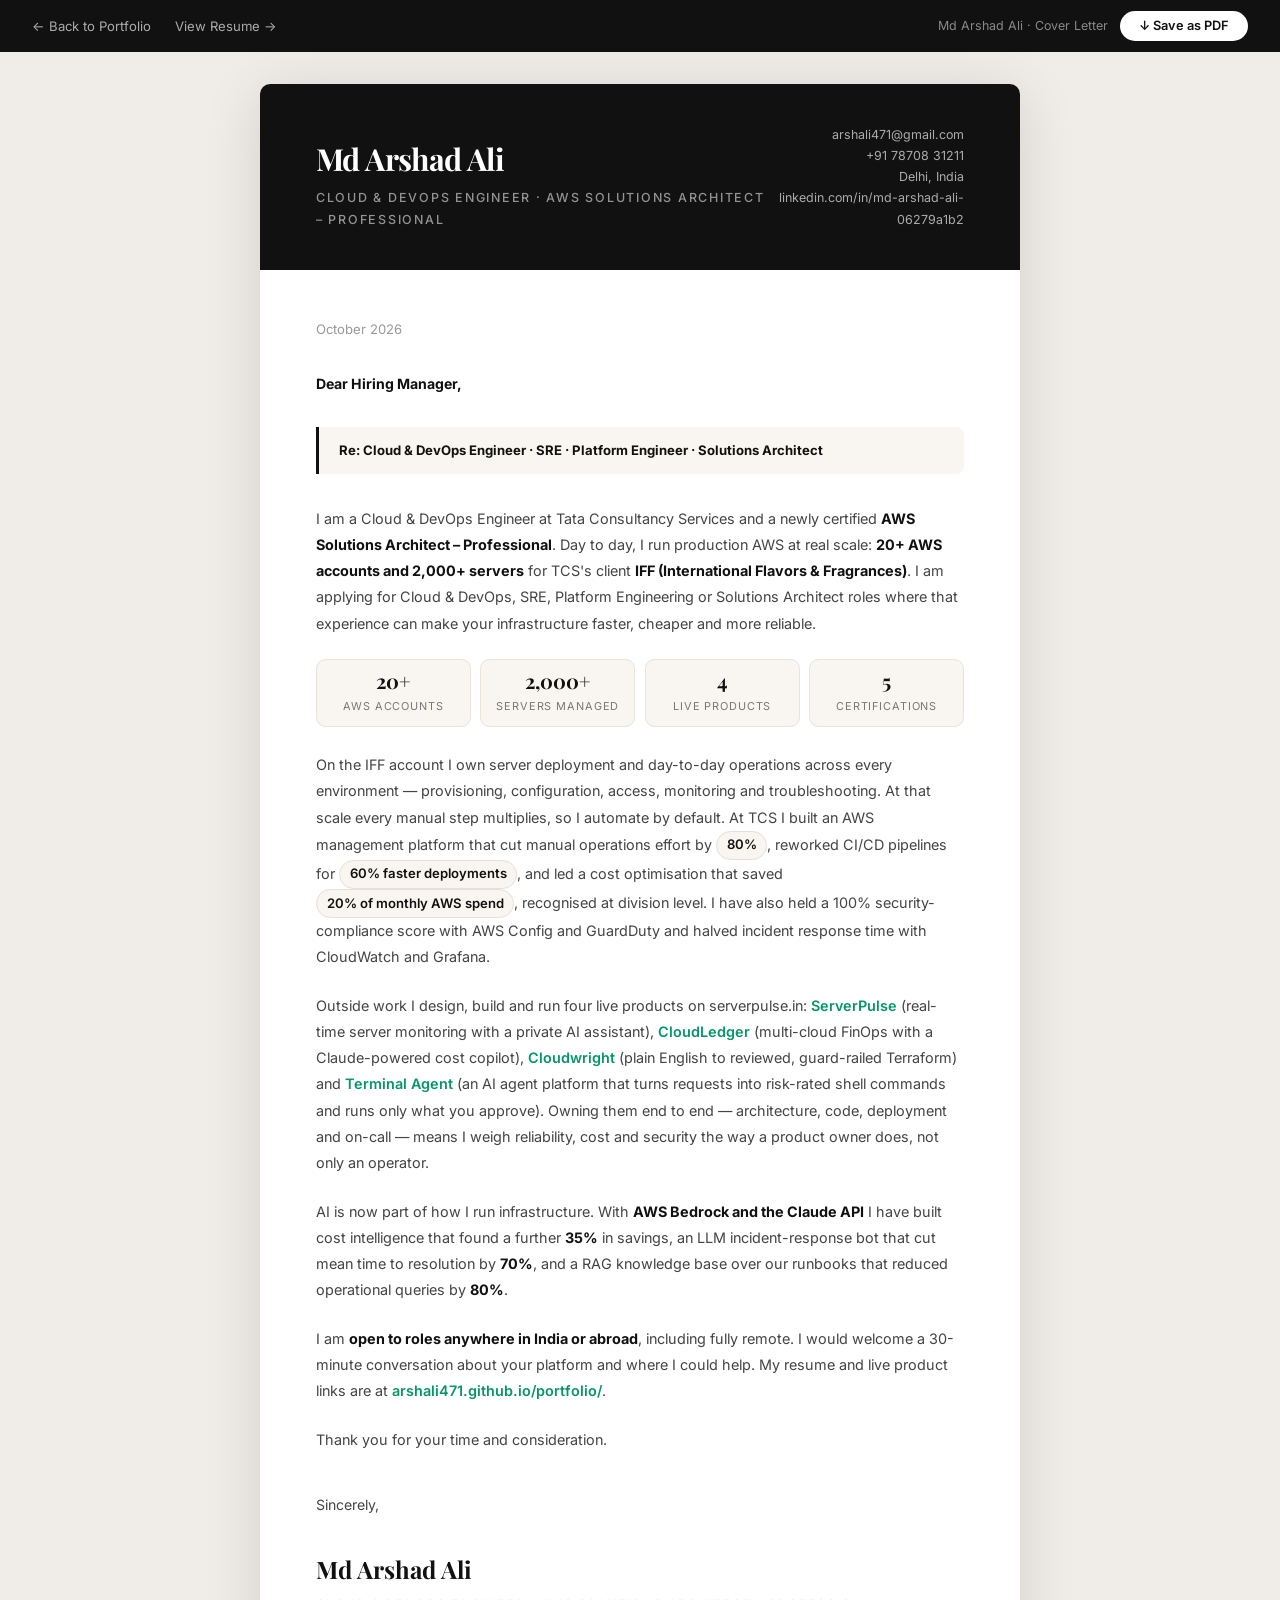
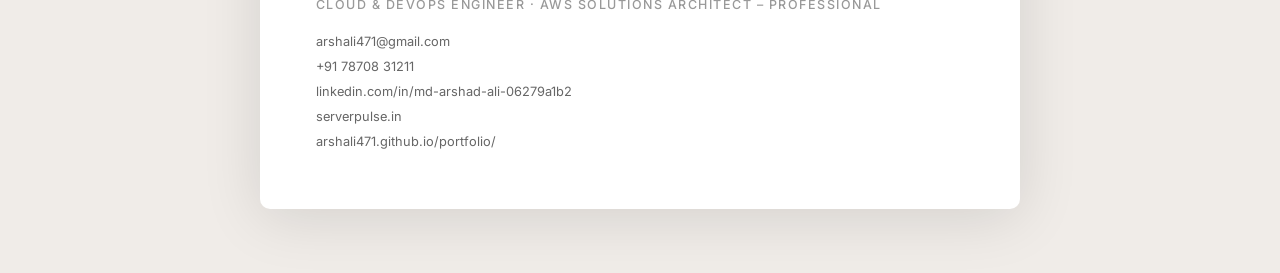
<file: frontend/public/cover-letter.html>
<!DOCTYPE html>
<html lang="en">
<head>
  <meta charset="UTF-8">
  <meta name="viewport" content="width=device-width, initial-scale=1.0">
  <title>Md Arshad Ali — Cover Letter</title>
  <link rel="icon" type="image/svg+xml" href="/portfolio/favicon.svg">
  <link rel="preconnect" href="https://fonts.googleapis.com">
  <link href="https://fonts.googleapis.com/css2?family=Inter:wght@300;400;500;600;700&family=Playfair+Display:wght@700;400i&display=swap" rel="stylesheet">
  <style>
    *, *::before, *::after { box-sizing: border-box; margin: 0; padding: 0; }

    body {
      font-family: 'Inter', -apple-system, sans-serif;
      font-size: 14px;
      line-height: 1.7;
      color: #111111;
      background: #f0ece8;
    }

    /* ── Action bar ── */
    .action-bar {
      background: #111111;
      padding: 0.7rem 2rem;
      display: flex;
      align-items: center;
      justify-content: space-between;
      gap: 1rem;
      position: sticky;
      top: 0;
      z-index: 100;
    }
    .action-bar-left { display: flex; align-items: center; gap: 1.5rem; }
    .action-bar a {
      color: rgba(255,255,255,0.65);
      text-decoration: none;
      font-size: 0.82rem;
      transition: color 0.2s;
    }
    .action-bar a:hover { color: #fff; }
    .action-bar-right { display: flex; align-items: center; gap: 0.75rem; }
    .action-label { font-size: 0.78rem; color: rgba(255,255,255,0.5); }
    .btn-print {
      background: #ffffff;
      color: #111111;
      border: none;
      padding: 0.45rem 1.2rem;
      border-radius: 9999px;
      font-size: 0.8rem;
      font-weight: 600;
      font-family: Inter, sans-serif;
      cursor: pointer;
      transition: background 0.2s;
    }
    .btn-print:hover { background: #f0ece8; }

    /* ── Letter paper ── */
    .letter {
      max-width: 760px;
      margin: 2rem auto;
      background: #ffffff;
      box-shadow: 0 8px 60px rgba(0,0,0,0.12);
      border-radius: 10px;
      overflow: hidden;
    }

    /* ── Letter header ── */
    .letter-header {
      background: #111111;
      padding: 2.5rem 3.5rem;
      display: flex;
      justify-content: space-between;
      align-items: flex-end;
      -webkit-print-color-adjust: exact;
      print-color-adjust: exact;
    }
    .letter-header-left h1 {
      font-family: 'Playfair Display', Georgia, serif;
      font-size: 1.9rem;
      font-weight: 700;
      color: #ffffff;
      letter-spacing: -0.02em;
      margin-bottom: 0.2rem;
    }
    .letter-header-left .title {
      font-size: 0.78rem;
      text-transform: uppercase;
      letter-spacing: 0.14em;
      color: rgba(255,255,255,0.55);
      font-weight: 500;
    }
    .letter-header-right {
      text-align: right;
    }
    .letter-header-right p {
      font-size: 0.78rem;
      color: rgba(255,255,255,0.65);
      line-height: 1.7;
    }
    .letter-header-right a {
      color: rgba(255,255,255,0.65);
      text-decoration: none;
    }
    .letter-header-right a:hover { color: #fff; }

    /* ── Letter body ── */
    .letter-body { padding: 3rem 3.5rem 3.5rem; }

    .letter-date {
      font-size: 0.82rem;
      color: #999999;
      margin-bottom: 2rem;
    }

    .letter-to { margin-bottom: 2rem; }
    .letter-to p { font-size: 0.88rem; color: #444444; line-height: 1.65; }
    .letter-to strong { color: #111111; }

    .subject {
      margin-bottom: 2rem;
      padding: 0.75rem 1.25rem;
      background: #f9f5f0;
      border-left: 3px solid #111111;
      border-radius: 0 0.5rem 0.5rem 0;
    }
    .subject p {
      font-size: 0.82rem;
      color: #555555;
    }
    .subject strong { color: #111111; }

    .letter-para {
      font-size: 0.9rem;
      color: #444444;
      line-height: 1.82;
      margin-bottom: 1.4rem;
    }
    .letter-para:last-of-type { margin-bottom: 0; }
    .letter-para strong { color: #111111; }

    .letter-closing { margin-top: 2.5rem; }
    .closing-line {
      font-size: 0.88rem;
      color: #444444;
      margin-bottom: 2rem;
    }
    .signature-name {
      font-family: 'Playfair Display', Georgia, serif;
      font-size: 1.5rem;
      font-weight: 700;
      color: #111111;
      margin-bottom: 0.25rem;
    }
    .signature-title {
      font-size: 0.78rem;
      text-transform: uppercase;
      letter-spacing: 0.12em;
      color: #999999;
      font-weight: 500;
      margin-bottom: 1rem;
    }
    .signature-contacts { display: flex; flex-direction: column; gap: 0.2rem; }
    .signature-contacts a {
      font-size: 0.8rem;
      color: #666666;
      text-decoration: none;
      transition: color 0.2s;
    }
    .signature-contacts a:hover { color: #111111; }

    /* ── Highlight pill ── */
    .pill {
      display: inline-block;
      background: #f9f5f0;
      border: 1px solid #e8dfd6;
      border-radius: 9999px;
      padding: 0.1rem 0.6rem;
      font-size: 0.82rem;
      color: #111111;
      font-weight: 600;
      white-space: nowrap;
    }

    /* ── At-a-glance strip ── */
    .glance {
      display: grid;
      grid-template-columns: repeat(4, 1fr);
      gap: 0.6rem;
      margin: 0 0 1.6rem;
    }
    .glance div {
      background: #f9f5f0;
      border: 1px solid #ebe2d8;
      border-radius: 0.6rem;
      padding: 0.55rem 0.7rem;
      text-align: center;
      -webkit-print-color-adjust: exact;
      print-color-adjust: exact;
    }
    .glance strong {
      display: block;
      font-family: 'Playfair Display', Georgia, serif;
      font-size: 1.25rem;
      color: #111111;
      line-height: 1.2;
    }
    .glance span { font-size: 0.68rem; color: #777777; text-transform: uppercase; letter-spacing: 0.08em; }
    .product-link { color: #059669; font-weight: 600; text-decoration: none; }
    .product-link:hover { text-decoration: underline; }

    /* ── Print ── */
    @media (max-width: 640px) {
      .letter-header { flex-direction: column; align-items: flex-start; gap: 1rem; padding: 2rem 1.5rem; }
      .letter-header-right { text-align: left; }
      .letter-body { padding: 2rem 1.5rem; }
      .glance { grid-template-columns: repeat(2, 1fr); }
    }
    @media print {
      .action-bar, .page-spacer { display: none !important; }
      body { background: #ffffff; }
      .letter { max-width: 100%; margin: 0; box-shadow: none; border-radius: 0; zoom: 0.9; }
      .letter-header { padding: 1.6rem 2.4rem; }
      .letter-body { padding: 1.8rem 2.4rem 1.6rem; }
      .letter-date, .letter-to, .subject { margin-bottom: 1.1rem; }
      .letter-para { font-size: 0.86rem; line-height: 1.62; margin-bottom: 0.85rem; }
      .glance { margin-bottom: 1rem; }
      .letter-closing { margin-top: 1.4rem; }
      .closing-line { margin-bottom: 0.9rem; }
      .signature-title { margin-bottom: 0.5rem; }
      .signature-contacts { flex-direction: row; flex-wrap: wrap; gap: 0.2rem 1.1rem; }
      .letter-header { -webkit-print-color-adjust: exact; print-color-adjust: exact; }
    }
    @page { margin: 0.8cm; size: A4; }
  </style>
</head>
<body>

  <!-- Action bar -->
  <div class="action-bar">
    <div class="action-bar-left">
      <a href="/portfolio/">← Back to Portfolio</a>
      <a href="/portfolio/resume.html">View Resume →</a>
    </div>
    <div class="action-bar-right">
      <span class="action-label">Md Arshad Ali · Cover Letter</span>
      <button class="btn-print" onclick="window.print()">↓ Save as PDF</button>
    </div>
  </div>

  <div class="letter">

    <!-- Header -->
    <div class="letter-header">
      <div class="letter-header-left">
        <h1>Md Arshad Ali</h1>
        <p class="title">Cloud &amp; DevOps Engineer · AWS Solutions Architect – Professional</p>
      </div>
      <div class="letter-header-right">
        <p>
          <a href="mailto:arshali471@gmail.com">arshali471@gmail.com</a><br>
          <a href="tel:+917870831211">+91 78708 31211</a><br>
          Delhi, India<br>
          <a href="https://linkedin.com/in/md-arshad-ali-06279a1b2" target="_blank">linkedin.com/in/md-arshad-ali-06279a1b2</a>
        </p>
      </div>
    </div>

    <!-- Body -->
    <div class="letter-body">

      <p class="letter-date">October 2026</p>

      <div class="letter-to">
        <p><strong>Dear Hiring Manager,</strong></p>
      </div>

      <div class="subject">
        <p><strong>Re: Cloud &amp; DevOps Engineer · SRE · Platform Engineer · Solutions Architect</strong></p>
      </div>

      <p class="letter-para">
        I am a Cloud &amp; DevOps Engineer at Tata Consultancy Services and a newly certified <strong>AWS Solutions Architect – Professional</strong>. Day to day, I run production AWS at real scale: <strong>20+ AWS accounts and 2,000+ servers</strong> for TCS's client <strong>IFF (International Flavors &amp; Fragrances)</strong>. I am applying for Cloud &amp; DevOps, SRE, Platform Engineering or Solutions Architect roles where that experience can make your infrastructure faster, cheaper and more reliable.
      </p>

      <div class="glance">
        <div><strong>20+</strong><span>AWS accounts</span></div>
        <div><strong>2,000+</strong><span>Servers managed</span></div>
        <div><strong>4</strong><span>Live products</span></div>
        <div><strong>5</strong><span>Certifications</span></div>
      </div>

      <p class="letter-para">
        On the IFF account I own server deployment and day-to-day operations across every environment — provisioning, configuration, access, monitoring and troubleshooting. At that scale every manual step multiplies, so I automate by default. At TCS I built an AWS management platform that cut manual operations effort by <span class="pill">80%</span>, reworked CI/CD pipelines for <span class="pill">60% faster deployments</span>, and led a cost optimisation that saved <span class="pill">20% of monthly AWS spend</span>, recognised at division level. I have also held a 100% security-compliance score with AWS Config and GuardDuty and halved incident response time with CloudWatch and Grafana.
      </p>

      <p class="letter-para">
        Outside work I design, build and run four live products on serverpulse.in:
        <a class="product-link" href="https://serverpulse.in" target="_blank">ServerPulse</a> (real-time server monitoring with a private AI assistant),
        <a class="product-link" href="https://cloudledger.serverpulse.in" target="_blank">CloudLedger</a> (multi-cloud FinOps with a Claude-powered cost copilot),
        <a class="product-link" href="https://cloudwright.serverpulse.in" target="_blank">Cloudwright</a> (plain English to reviewed, guard-railed Terraform) and
        <a class="product-link" href="https://ai-agent.serverpulse.in" target="_blank">Terminal Agent</a> (an AI agent platform that turns requests into risk-rated shell commands and runs only what you approve).
        Owning them end to end — architecture, code, deployment and on-call — means I weigh reliability, cost and security the way a product owner does, not only an operator.
      </p>

      <p class="letter-para">
        AI is now part of how I run infrastructure. With <strong>AWS Bedrock and the Claude API</strong> I have built cost intelligence that found a further <strong>35%</strong> in savings, an LLM incident-response bot that cut mean time to resolution by <strong>70%</strong>, and a RAG knowledge base over our runbooks that reduced operational queries by <strong>80%</strong>.
      </p>

      <p class="letter-para">
        I am <strong>open to roles anywhere in India or abroad</strong>, including fully remote. I would welcome a 30-minute conversation about your platform and where I could help. My resume and live product links are at <a class="product-link" href="https://arshali471.github.io/portfolio/" target="_blank">arshali471.github.io/portfolio/</a>.
      </p>

      <p class="letter-para">
        Thank you for your time and consideration.
      </p>

      <div class="letter-closing">
        <p class="closing-line">Sincerely,</p>
        <p class="signature-name">Md Arshad Ali</p>
        <p class="signature-title">Cloud &amp; DevOps Engineer · AWS Solutions Architect – Professional</p>
        <div class="signature-contacts">
          <a href="mailto:arshali471@gmail.com">arshali471@gmail.com</a>
          <a href="tel:+917870831211">+91 78708 31211</a>
          <a href="https://linkedin.com/in/md-arshad-ali-06279a1b2" target="_blank">linkedin.com/in/md-arshad-ali-06279a1b2</a>
          <a href="https://serverpulse.in" target="_blank">serverpulse.in</a>
          <a href="https://arshali471.github.io/portfolio/" target="_blank">arshali471.github.io/portfolio/</a>
        </div>
      </div>

    </div>
  </div>

  <div class="page-spacer" style="height:2rem"></div>

</body>
</html>
</file>
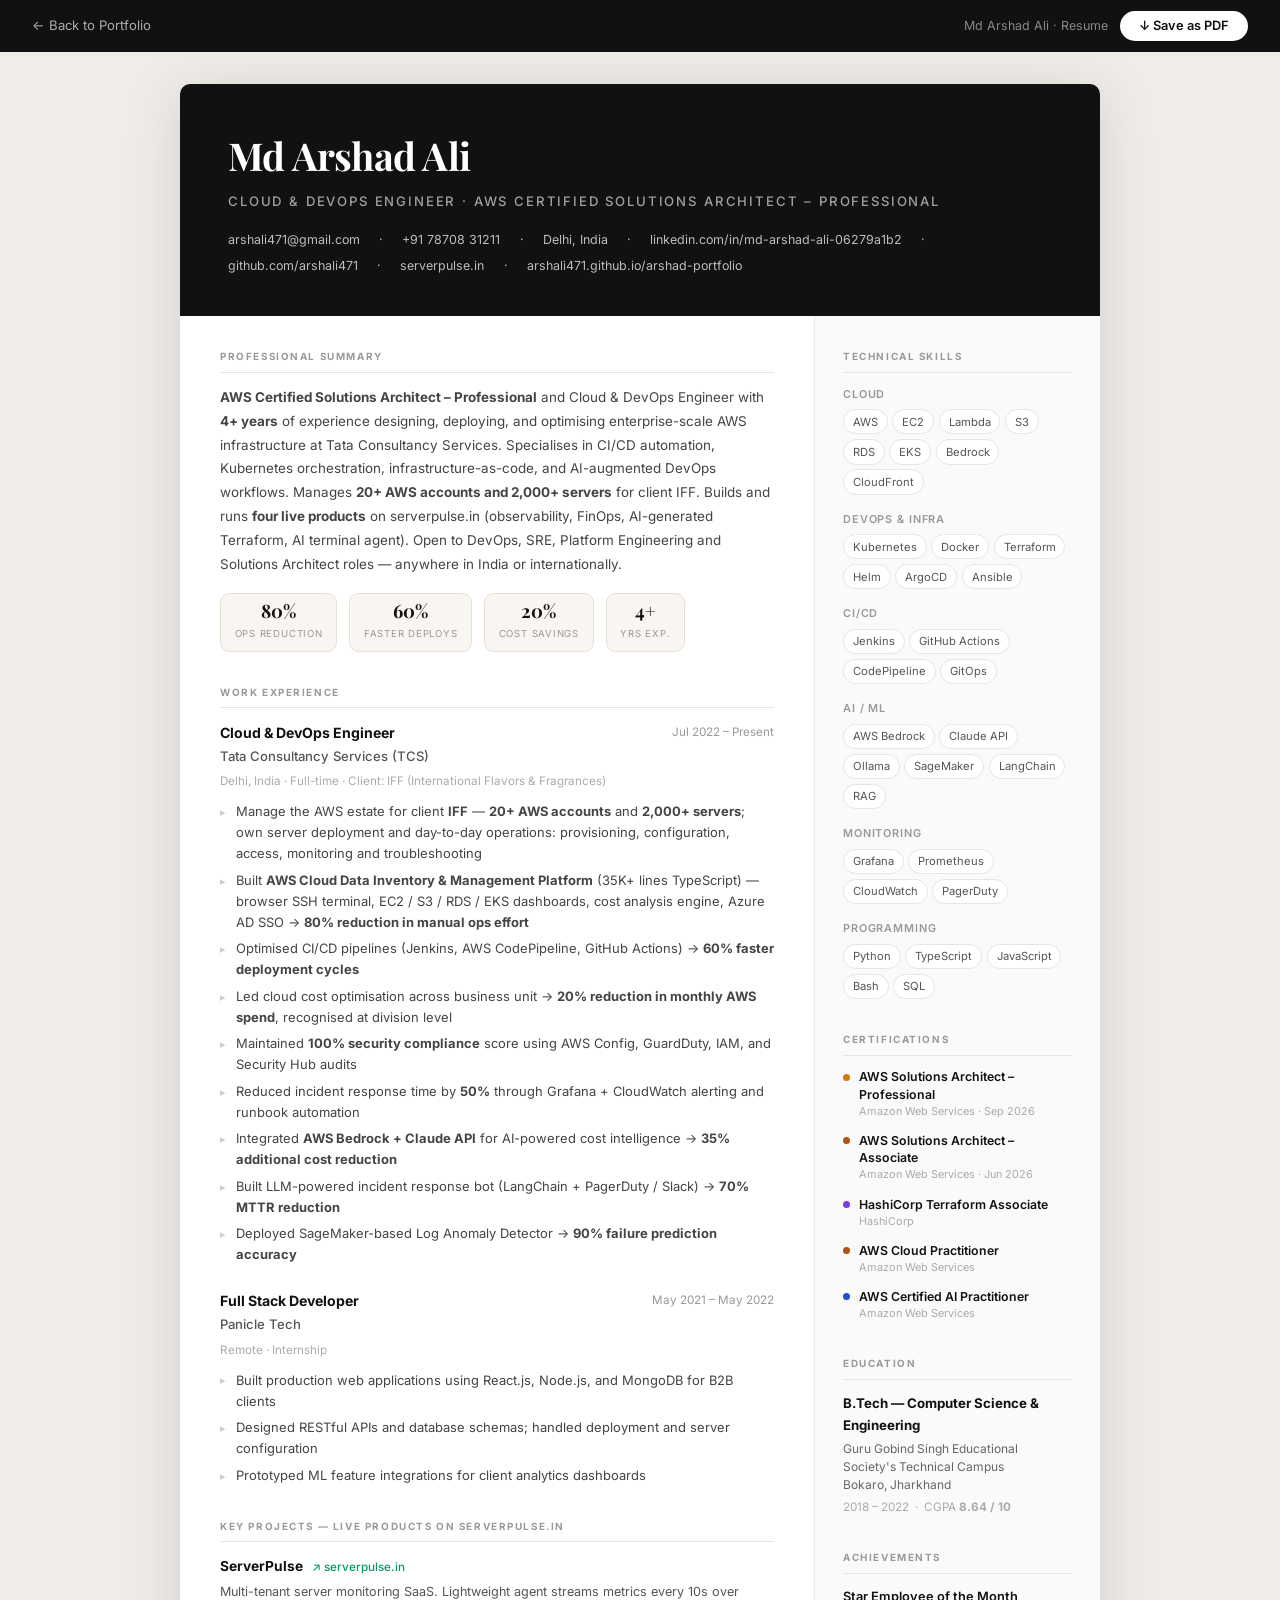
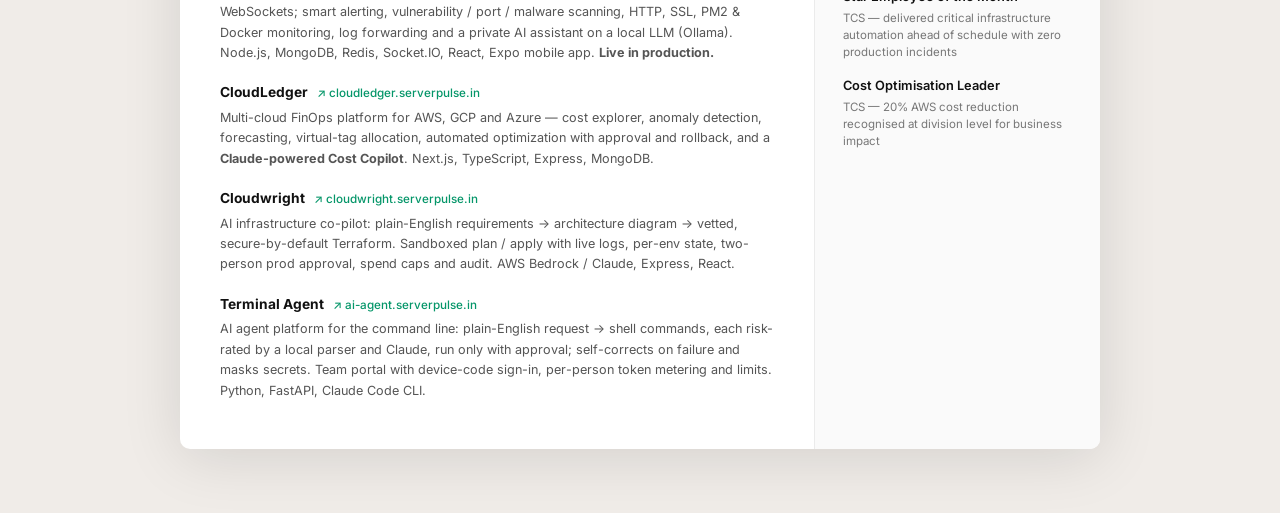
<file: frontend/public/resume.html>
<!DOCTYPE html>
<html lang="en">
<head>
  <meta charset="UTF-8">
  <meta name="viewport" content="width=device-width, initial-scale=1.0">
  <title>Md Arshad Ali — Resume</title>
  <link rel="icon" type="image/svg+xml" href="/portfolio/favicon.svg">
  <link rel="preconnect" href="https://fonts.googleapis.com">
  <link href="https://fonts.googleapis.com/css2?family=Inter:wght@300;400;500;600;700&family=Playfair+Display:wght@700&display=swap" rel="stylesheet">
  <style>
    *, *::before, *::after { box-sizing: border-box; margin: 0; padding: 0; }

    body {
      font-family: 'Inter', -apple-system, BlinkMacSystemFont, sans-serif;
      font-size: 13.5px;
      line-height: 1.65;
      color: #111111;
      background: #f0ece8;
    }

    /* ── Action bar ── */
    .action-bar {
      background: #111111;
      padding: 0.7rem 2rem;
      display: flex;
      align-items: center;
      justify-content: space-between;
      gap: 1rem;
      position: sticky;
      top: 0;
      z-index: 100;
    }
    .action-bar a {
      color: rgba(255,255,255,0.65);
      text-decoration: none;
      font-size: 0.82rem;
      transition: color 0.2s;
    }
    .action-bar a:hover { color: #fff; }
    .action-bar-right { display: flex; align-items: center; gap: 0.75rem; }
    .action-label { font-size: 0.78rem; color: rgba(255,255,255,0.5); }
    .btn-print {
      background: #ffffff;
      color: #111111;
      border: none;
      padding: 0.45rem 1.2rem;
      border-radius: 9999px;
      font-size: 0.8rem;
      font-weight: 600;
      font-family: Inter, sans-serif;
      cursor: pointer;
      transition: background 0.2s;
    }
    .btn-print:hover { background: #f0ece8; }

    /* ── Resume paper ── */
    .resume {
      max-width: 920px;
      margin: 2rem auto;
      background: #ffffff;
      box-shadow: 0 8px 60px rgba(0,0,0,0.12);
      border-radius: 10px;
      overflow: hidden;
    }

    /* ── Header ── */
    .resume-header {
      background: #111111;
      color: #ffffff;
      padding: 2.5rem 3rem;
      -webkit-print-color-adjust: exact;
      print-color-adjust: exact;
    }
    .resume-header h1 {
      font-family: 'Playfair Display', Georgia, serif;
      font-size: 2.4rem;
      font-weight: 700;
      letter-spacing: -0.02em;
      margin-bottom: 0.25rem;
    }
    .header-title {
      font-size: 0.82rem;
      font-weight: 500;
      color: rgba(255,255,255,0.6);
      text-transform: uppercase;
      letter-spacing: 0.14em;
      margin-bottom: 1.1rem;
    }
    .contact-row {
      display: flex;
      flex-wrap: wrap;
      gap: 0.3rem 1.2rem;
    }
    .contact-row a, .contact-row span {
      font-size: 0.78rem;
      color: rgba(255,255,255,0.72);
      text-decoration: none;
    }
    .contact-row a:hover { color: #fff; }
    .contact-sep { color: rgba(255,255,255,0.3); }

    /* ── Body grid ── */
    .resume-body {
      display: grid;
      grid-template-columns: 1fr 285px;
    }

    .resume-main {
      padding: 2rem 2.5rem 3rem;
      border-right: 1px solid #ebebeb;
    }

    .resume-sidebar {
      padding: 2rem 1.75rem 3rem;
      background: #fafafa;
    }

    /* ── Section ── */
    .section { margin-bottom: 2rem; }
    .section:last-child { margin-bottom: 0; }

    .section-title {
      font-size: 0.62rem;
      font-weight: 700;
      text-transform: uppercase;
      letter-spacing: 0.16em;
      color: #999999;
      margin-bottom: 0.8rem;
      padding-bottom: 0.45rem;
      border-bottom: 1px solid #e5e5e5;
    }

    /* ── Summary ── */
    .summary { color: #444444; line-height: 1.78; font-size: 0.84rem; }

    .metrics-row {
      display: flex;
      gap: 0.75rem;
      margin-top: 1rem;
      flex-wrap: wrap;
    }
    .metric {
      background: #f9f5f0;
      border: 1px solid #e8dfd6;
      border-radius: 0.6rem;
      padding: 0.45rem 0.85rem;
      text-align: center;
    }
    .metric-num {
      font-family: 'Playfair Display', Georgia, serif;
      font-size: 1.15rem;
      font-weight: 700;
      color: #111111;
      display: block;
      line-height: 1.1;
    }
    .metric-label {
      font-size: 0.6rem;
      color: #999999;
      text-transform: uppercase;
      letter-spacing: 0.08em;
    }

    /* ── Job ── */
    .job { margin-bottom: 1.5rem; }
    .job:last-child { margin-bottom: 0; }

    .job-header { display: flex; justify-content: space-between; align-items: flex-start; }
    .job-title { font-weight: 700; font-size: 0.88rem; color: #111111; }
    .job-company { font-size: 0.82rem; color: #555555; font-weight: 500; margin-top: 0.1rem; }
    .job-date {
      font-size: 0.73rem;
      color: #999999;
      white-space: nowrap;
      flex-shrink: 0;
      margin-left: 1rem;
      margin-top: 0.1rem;
    }
    .job-location { font-size: 0.73rem; color: #aaaaaa; margin: 0.3rem 0 0.6rem; }

    .job ul { list-style: none; padding: 0; }
    .job ul li {
      font-size: 0.81rem;
      color: #444444;
      padding-left: 1rem;
      position: relative;
      margin-bottom: 0.35rem;
      line-height: 1.62;
    }
    .job ul li::before {
      content: '▸';
      position: absolute;
      left: 0;
      color: #cccccc;
      font-size: 0.68rem;
      top: 0.18rem;
    }

    /* ── Project ── */
    .project { margin-bottom: 1.1rem; }
    .project:last-child { margin-bottom: 0; }

    .project-name { font-weight: 700; font-size: 0.86rem; color: #111111; }
    .project-link {
      font-size: 0.73rem;
      color: #059669;
      text-decoration: none;
      margin-left: 0.4rem;
      font-weight: 500;
    }
    .project-desc {
      font-size: 0.79rem;
      color: #555555;
      line-height: 1.62;
      margin-top: 0.25rem;
    }

    /* ── Sidebar: Skills ── */
    .skill-group { margin-bottom: 1rem; }
    .skill-group:last-child { margin-bottom: 0; }
    .skill-group-label {
      font-size: 0.68rem;
      font-weight: 600;
      color: #999999;
      text-transform: uppercase;
      letter-spacing: 0.08em;
      margin-bottom: 0.35rem;
    }
    .skill-tags { display: flex; flex-wrap: wrap; gap: 0.3rem; }
    .skill-tag {
      font-size: 0.7rem;
      padding: 0.15rem 0.55rem;
      border-radius: 9999px;
      background: #ffffff;
      border: 1px solid #e5e5e5;
      color: #555555;
    }

    /* ── Sidebar: Certs ── */
    .cert { display: flex; align-items: flex-start; gap: 0.55rem; margin-bottom: 0.7rem; }
    .cert:last-child { margin-bottom: 0; }
    .cert-dot { width: 7px; height: 7px; border-radius: 50%; flex-shrink: 0; margin-top: 0.33rem; }
    .cert-name { font-size: 0.77rem; font-weight: 600; color: #111111; line-height: 1.4; }
    .cert-issuer { font-size: 0.68rem; color: #aaaaaa; }

    /* ── Sidebar: Education ── */
    .edu-degree { font-size: 0.83rem; font-weight: 700; color: #111111; }
    .edu-school { font-size: 0.75rem; color: #666666; margin-top: 0.2rem; line-height: 1.5; }
    .edu-detail { font-size: 0.73rem; color: #aaaaaa; margin-top: 0.25rem; }

    /* ── Sidebar: Achievements ── */
    .achievement { margin-bottom: 0.85rem; }
    .achievement:last-child { margin-bottom: 0; }
    .achievement-title { font-size: 0.8rem; font-weight: 600; color: #111111; }
    .achievement-desc { font-size: 0.72rem; color: #777777; margin-top: 0.15rem; line-height: 1.5; }

    /* ── Print ── */
    @media print {
      .action-bar, .page-spacer { display: none !important; }
      body { background: #ffffff; }
      .resume { max-width: 100%; margin: 0; box-shadow: none; border-radius: 0; zoom: 0.8; }
      .resume-body { grid-template-columns: 1fr 260px; }
      .section { margin-bottom: 1.4rem; }
      .job, .project { break-inside: avoid; }
      .resume-header { -webkit-print-color-adjust: exact; print-color-adjust: exact; }
      .metric { -webkit-print-color-adjust: exact; print-color-adjust: exact; }
    }
    @page { margin: 0.6cm; size: A4; }
  </style>
</head>
<body>

  <!-- Action bar -->
  <div class="action-bar">
    <a href="/portfolio/">← Back to Portfolio</a>
    <div class="action-bar-right">
      <span class="action-label">Md Arshad Ali · Resume</span>
      <button class="btn-print" onclick="window.print()">↓ Save as PDF</button>
    </div>
  </div>

  <div class="resume">

    <!-- Header -->
    <div class="resume-header">
      <h1>Md Arshad Ali</h1>
      <p class="header-title">Cloud &amp; DevOps Engineer · AWS Certified Solutions Architect – Professional</p>
      <div class="contact-row">
        <a href="mailto:arshali471@gmail.com">arshali471@gmail.com</a>
        <span class="contact-sep">·</span>
        <a href="tel:+917870831211">+91 78708 31211</a>
        <span class="contact-sep">·</span>
        <span>Delhi, India</span>
        <span class="contact-sep">·</span>
        <a href="https://linkedin.com/in/md-arshad-ali-06279a1b2" target="_blank">linkedin.com/in/md-arshad-ali-06279a1b2</a>
        <span class="contact-sep">·</span>
        <a href="https://github.com/arshali471" target="_blank">github.com/arshali471</a>
        <span class="contact-sep">·</span>
        <a href="https://serverpulse.in" target="_blank">serverpulse.in</a>
        <span class="contact-sep">·</span>
        <a href="https://arshali471.github.io/portfolio/" target="_blank">arshali471.github.io/arshad-portfolio</a>
      </div>
    </div>

    <!-- Body -->
    <div class="resume-body">

      <!-- Main column -->
      <div class="resume-main">

        <div class="section">
          <p class="section-title">Professional Summary</p>
          <p class="summary">
            <strong>AWS Certified Solutions Architect – Professional</strong> and Cloud &amp; DevOps Engineer with <strong>4+ years</strong> of experience designing, deploying, and optimising enterprise-scale AWS infrastructure at Tata Consultancy Services. Specialises in CI/CD automation, Kubernetes orchestration, infrastructure-as-code, and AI-augmented DevOps workflows. Manages <strong>20+ AWS accounts and 2,000+ servers</strong> for client IFF. Builds and runs <strong>four live products</strong> on serverpulse.in (observability, FinOps, AI-generated Terraform, AI terminal agent). Open to DevOps, SRE, Platform Engineering and Solutions Architect roles — anywhere in India or internationally.
          </p>
          <div class="metrics-row">
            <div class="metric"><span class="metric-num">80%</span><span class="metric-label">Ops Reduction</span></div>
            <div class="metric"><span class="metric-num">60%</span><span class="metric-label">Faster Deploys</span></div>
            <div class="metric"><span class="metric-num">20%</span><span class="metric-label">Cost Savings</span></div>
            <div class="metric"><span class="metric-num">4+</span><span class="metric-label">Yrs Exp.</span></div>
          </div>
        </div>

        <div class="section">
          <p class="section-title">Work Experience</p>

          <div class="job">
            <div class="job-header">
              <div>
                <p class="job-title">Cloud &amp; DevOps Engineer</p>
                <p class="job-company">Tata Consultancy Services (TCS)</p>
              </div>
              <span class="job-date">Jul 2022 – Present</span>
            </div>
            <p class="job-location">Delhi, India · Full-time · Client: IFF (International Flavors &amp; Fragrances)</p>
            <ul>
              <li>Manage the AWS estate for client <strong>IFF</strong> — <strong>20+ AWS accounts</strong> and <strong>2,000+ servers</strong>; own server deployment and day-to-day operations: provisioning, configuration, access, monitoring and troubleshooting</li>
              <li>Built <strong>AWS Cloud Data Inventory &amp; Management Platform</strong> (35K+ lines TypeScript) — browser SSH terminal, EC2 / S3 / RDS / EKS dashboards, cost analysis engine, Azure AD SSO → <strong>80% reduction in manual ops effort</strong></li>
              <li>Optimised CI/CD pipelines (Jenkins, AWS CodePipeline, GitHub Actions) → <strong>60% faster deployment cycles</strong></li>
              <li>Led cloud cost optimisation across business unit → <strong>20% reduction in monthly AWS spend</strong>, recognised at division level</li>
              <li>Maintained <strong>100% security compliance</strong> score using AWS Config, GuardDuty, IAM, and Security Hub audits</li>
              <li>Reduced incident response time by <strong>50%</strong> through Grafana + CloudWatch alerting and runbook automation</li>
              <li>Integrated <strong>AWS Bedrock + Claude API</strong> for AI-powered cost intelligence → <strong>35% additional cost reduction</strong></li>
              <li>Built LLM-powered incident response bot (LangChain + PagerDuty / Slack) → <strong>70% MTTR reduction</strong></li>
              <li>Deployed SageMaker-based Log Anomaly Detector → <strong>90% failure prediction accuracy</strong></li>
            </ul>
          </div>

          <div class="job">
            <div class="job-header">
              <div>
                <p class="job-title">Full Stack Developer</p>
                <p class="job-company">Panicle Tech</p>
              </div>
              <span class="job-date">May 2021 – May 2022</span>
            </div>
            <p class="job-location">Remote · Internship</p>
            <ul>
              <li>Built production web applications using React.js, Node.js, and MongoDB for B2B clients</li>
              <li>Designed RESTful APIs and database schemas; handled deployment and server configuration</li>
              <li>Prototyped ML feature integrations for client analytics dashboards</li>
            </ul>
          </div>
        </div>

        <div class="section">
          <p class="section-title">Key Projects — Live Products on serverpulse.in</p>

          <div class="project">
            <p class="project-name">ServerPulse <a class="project-link" href="https://serverpulse.in" target="_blank">↗ serverpulse.in</a></p>
            <p class="project-desc">Multi-tenant server monitoring SaaS. Lightweight agent streams metrics every 10s over WebSockets; smart alerting, vulnerability / port / malware scanning, HTTP, SSL, PM2 &amp; Docker monitoring, log forwarding and a private AI assistant on a local LLM (Ollama). Node.js, MongoDB, Redis, Socket.IO, React, Expo mobile app. <strong>Live in production.</strong></p>
          </div>

          <div class="project">
            <p class="project-name">CloudLedger <a class="project-link" href="https://cloudledger.serverpulse.in" target="_blank">↗ cloudledger.serverpulse.in</a></p>
            <p class="project-desc">Multi-cloud FinOps platform for AWS, GCP and Azure — cost explorer, anomaly detection, forecasting, virtual-tag allocation, automated optimization with approval and rollback, and a <strong>Claude-powered Cost Copilot</strong>. Next.js, TypeScript, Express, MongoDB.</p>
          </div>

          <div class="project">
            <p class="project-name">Cloudwright <a class="project-link" href="https://cloudwright.serverpulse.in" target="_blank">↗ cloudwright.serverpulse.in</a></p>
            <p class="project-desc">AI infrastructure co-pilot: plain-English requirements → architecture diagram → vetted, secure-by-default Terraform. Sandboxed plan / apply with live logs, per-env state, two-person prod approval, spend caps and audit. AWS Bedrock / Claude, Express, React.</p>
          </div>

          <div class="project">
            <p class="project-name">Terminal Agent <a class="project-link" href="https://ai-agent.serverpulse.in" target="_blank">↗ ai-agent.serverpulse.in</a></p>
            <p class="project-desc">AI agent platform for the command line: plain-English request → shell commands, each risk-rated by a local parser and Claude, run only with approval; self-corrects on failure and masks secrets. Team portal with device-code sign-in, per-person token metering and limits. Python, FastAPI, Claude Code CLI.</p>
          </div>
        </div>

      </div>

      <!-- Sidebar -->
      <div class="resume-sidebar">

        <div class="section">
          <p class="section-title">Technical Skills</p>

          <div class="skill-group">
            <p class="skill-group-label">Cloud</p>
            <div class="skill-tags">
              <span class="skill-tag">AWS</span>
              <span class="skill-tag">EC2</span>
              <span class="skill-tag">Lambda</span>
              <span class="skill-tag">S3</span>
              <span class="skill-tag">RDS</span>
              <span class="skill-tag">EKS</span>
              <span class="skill-tag">Bedrock</span>
              <span class="skill-tag">CloudFront</span>
            </div>
          </div>

          <div class="skill-group">
            <p class="skill-group-label">DevOps &amp; Infra</p>
            <div class="skill-tags">
              <span class="skill-tag">Kubernetes</span>
              <span class="skill-tag">Docker</span>
              <span class="skill-tag">Terraform</span>
              <span class="skill-tag">Helm</span>
              <span class="skill-tag">ArgoCD</span>
              <span class="skill-tag">Ansible</span>
            </div>
          </div>

          <div class="skill-group">
            <p class="skill-group-label">CI/CD</p>
            <div class="skill-tags">
              <span class="skill-tag">Jenkins</span>
              <span class="skill-tag">GitHub Actions</span>
              <span class="skill-tag">CodePipeline</span>
              <span class="skill-tag">GitOps</span>
            </div>
          </div>

          <div class="skill-group">
            <p class="skill-group-label">AI / ML</p>
            <div class="skill-tags">
              <span class="skill-tag">AWS Bedrock</span>
              <span class="skill-tag">Claude API</span>
              <span class="skill-tag">Ollama</span>
              <span class="skill-tag">SageMaker</span>
              <span class="skill-tag">LangChain</span>
              <span class="skill-tag">RAG</span>
            </div>
          </div>

          <div class="skill-group">
            <p class="skill-group-label">Monitoring</p>
            <div class="skill-tags">
              <span class="skill-tag">Grafana</span>
              <span class="skill-tag">Prometheus</span>
              <span class="skill-tag">CloudWatch</span>
              <span class="skill-tag">PagerDuty</span>
            </div>
          </div>

          <div class="skill-group">
            <p class="skill-group-label">Programming</p>
            <div class="skill-tags">
              <span class="skill-tag">Python</span>
              <span class="skill-tag">TypeScript</span>
              <span class="skill-tag">JavaScript</span>
              <span class="skill-tag">Bash</span>
              <span class="skill-tag">SQL</span>
            </div>
          </div>
        </div>

        <div class="section">
          <p class="section-title">Certifications</p>
          <div class="cert">
            <span class="cert-dot" style="background:#d97706"></span>
            <div>
              <p class="cert-name">AWS Solutions Architect – Professional</p>
              <p class="cert-issuer">Amazon Web Services · Sep 2026</p>
            </div>
          </div>
          <div class="cert">
            <span class="cert-dot" style="background:#b45309"></span>
            <div>
              <p class="cert-name">AWS Solutions Architect – Associate</p>
              <p class="cert-issuer">Amazon Web Services · Jun 2026</p>
            </div>
          </div>
          <div class="cert">
            <span class="cert-dot" style="background:#7c3aed"></span>
            <div>
              <p class="cert-name">HashiCorp Terraform Associate</p>
              <p class="cert-issuer">HashiCorp</p>
            </div>
          </div>
          <div class="cert">
            <span class="cert-dot" style="background:#b45309"></span>
            <div>
              <p class="cert-name">AWS Cloud Practitioner</p>
              <p class="cert-issuer">Amazon Web Services</p>
            </div>
          </div>
          <div class="cert">
            <span class="cert-dot" style="background:#1d4ed8"></span>
            <div>
              <p class="cert-name">AWS Certified AI Practitioner</p>
              <p class="cert-issuer">Amazon Web Services</p>
            </div>
          </div>
        </div>

        <div class="section">
          <p class="section-title">Education</p>
          <p class="edu-degree">B.Tech — Computer Science &amp; Engineering</p>
          <p class="edu-school">Guru Gobind Singh Educational Society's Technical Campus<br>Bokaro, Jharkhand</p>
          <p class="edu-detail">2018 – 2022 &nbsp;·&nbsp; CGPA <strong>8.64 / 10</strong></p>
        </div>

        <div class="section">
          <p class="section-title">Achievements</p>
          <div class="achievement">
            <p class="achievement-title">Star Employee of the Month</p>
            <p class="achievement-desc">TCS — delivered critical infrastructure automation ahead of schedule with zero production incidents</p>
          </div>
          <div class="achievement">
            <p class="achievement-title">Cost Optimisation Leader</p>
            <p class="achievement-desc">TCS — 20% AWS cost reduction recognised at division level for business impact</p>
          </div>
        </div>

      </div>
    </div>
  </div>

  <div class="page-spacer" style="height:2rem"></div>

</body>
</html>
</file>
